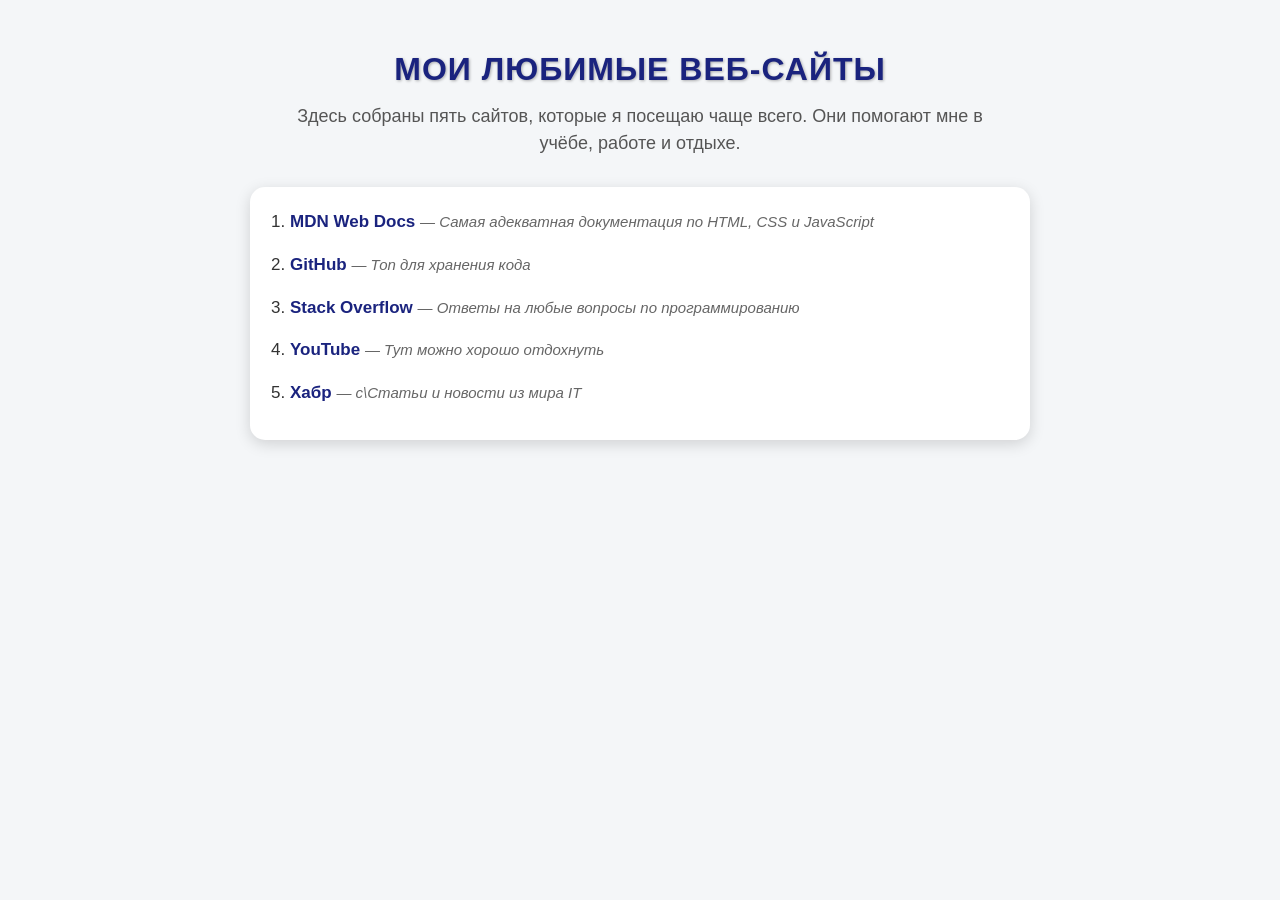
<file: Laba2/index.html>
<!DOCTYPE html>
<html lang="ru">
<head>
    <meta charset="UTF-8">
    <meta name="viewport" content="width=device-width, initial-scale=1.0">
    <title>Мои любимые сайты</title>
    <!-- Подключение внешнего файла стилей -->
    <link rel="stylesheet" href="style.css">
</head>
<body>
    <!-- Главный заголовок страницы -->
    <h1>Мои любимые веб-сайты</h1>

    <!-- Абзац-описание -->
    <p class="intro">
        Здесь собраны пять сайтов, которые я посещаю чаще всего.
        Они помогают мне в учёбе, работе и отдыхе.
    </p>

    <!-- Нумерованный список любимых сайтов -->
    <ol class="site-list">
        <li>
            <a href="https://developer.mozilla.org/ru/" target="_blank">
                MDN Web Docs
            </a>
            <span class="desc">— Самая адекватная документация по HTML, CSS и JavaScript</span>
        </li>
        <li>
            <a href="https://github.com/" target="_blank">
                GitHub
            </a>
            <span class="desc">— Топ для хранения кода</span>
        </li>
        <li>
            <a href="https://stackoverflow.com/" target="_blank">
                Stack Overflow
            </a>
            <span class="desc">— Ответы на любые вопросы по программированию</span>
        </li>
        <li>
            <a href="https://www.youtube.com/" target="_blank">
                YouTube
            </a>
            <span class="desc">— Тут можно хорошо отдохнуть</span>
        </li>
        <li>
            <a href="https://habr.com/ru/" target="_blank">
                Хабр
            </a>
            <span class="desc">— с\Статьи и новости из мира IT</span>
        </li>
    </ol>
</body>
</html>
</file>
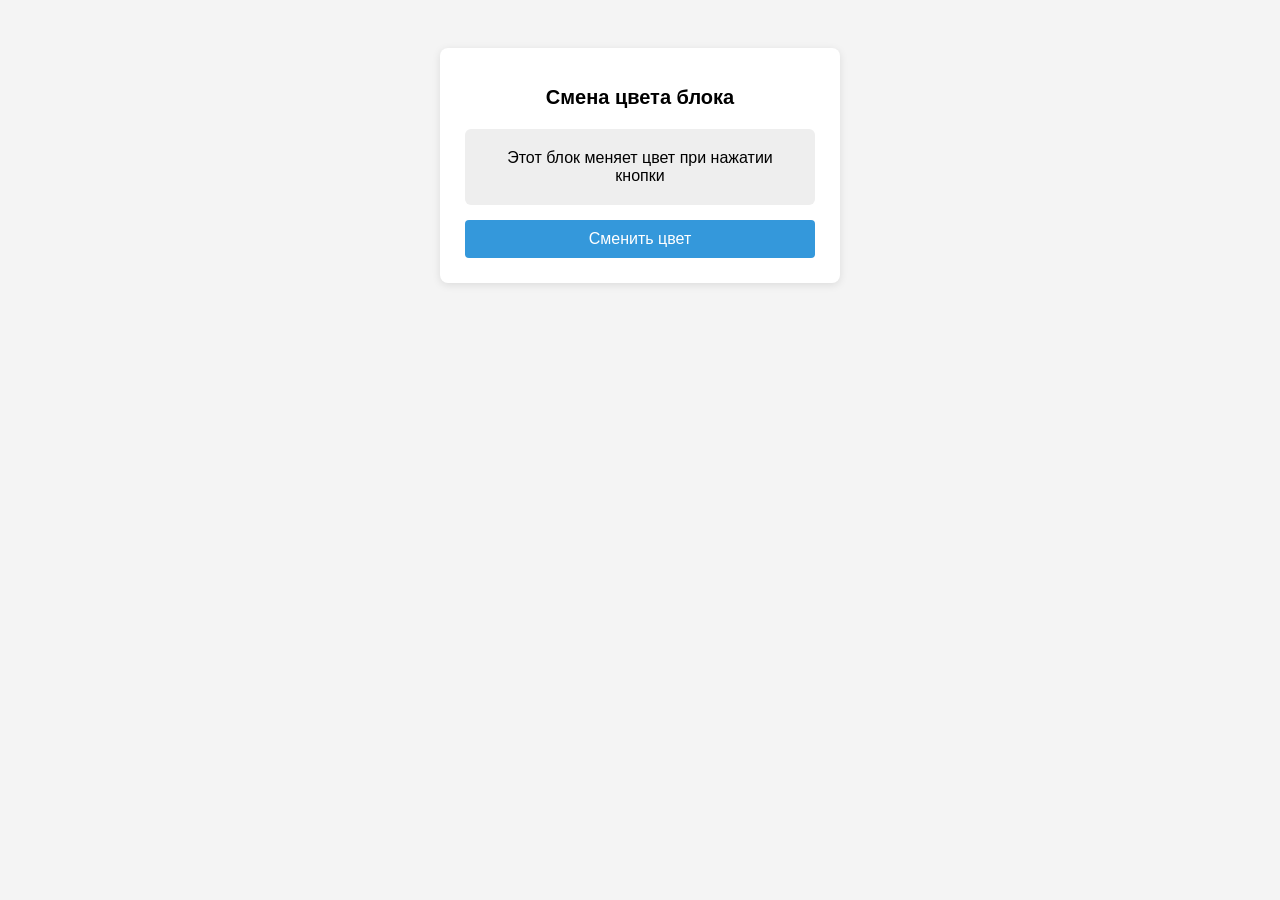
<file: Laba4/index.html>
<!DOCTYPE html>
<html lang="ru">
<head>
    <meta charset="UTF-8">
    <title>Вариант 3 — смена цвета блока</title>
    <style>
        body {
            font-family: Arial, sans-serif;
            background: #f4f4f4;
            display: flex;
            justify-content: center;
            padding: 40px;
        }
        .container {
            background: #fff;
            padding: 25px;
            border-radius: 8px;
            width: 350px;
            box-shadow: 0 2px 8px rgba(0, 0, 0, 0.1);
        }
        h1 {
            font-size: 20px;
            margin-bottom: 20px;
            text-align: center;
        }
        #colorBlock {
            padding: 20px;
            margin-bottom: 15px;
            border-radius: 6px;
            background: #eee;
            color: #000;
            text-align: center;
            font-size: 16px;
            transition: background-color 0.3s, color 0.3s;
        }
        button {
            width: 100%;
            padding: 10px;
            background: #3498db;
            color: #fff;
            border: none;
            border-radius: 4px;
            font-size: 16px;
            cursor: pointer;
        }
        button:hover {
            background: #2980b9;
        }
    </style>
</head>
<body>
    <div class="container">
        <h1>Смена цвета блока</h1>

        <!-- Блок с текстом -->
        <div id="colorBlock">Этот блок меняет цвет при нажатии кнопки</div>

        <!-- Кнопка -->
        <button id="colorBtn">Сменить цвет</button>
    </div>

    <script src="script.js"></script>
</body>
</html>
</file>
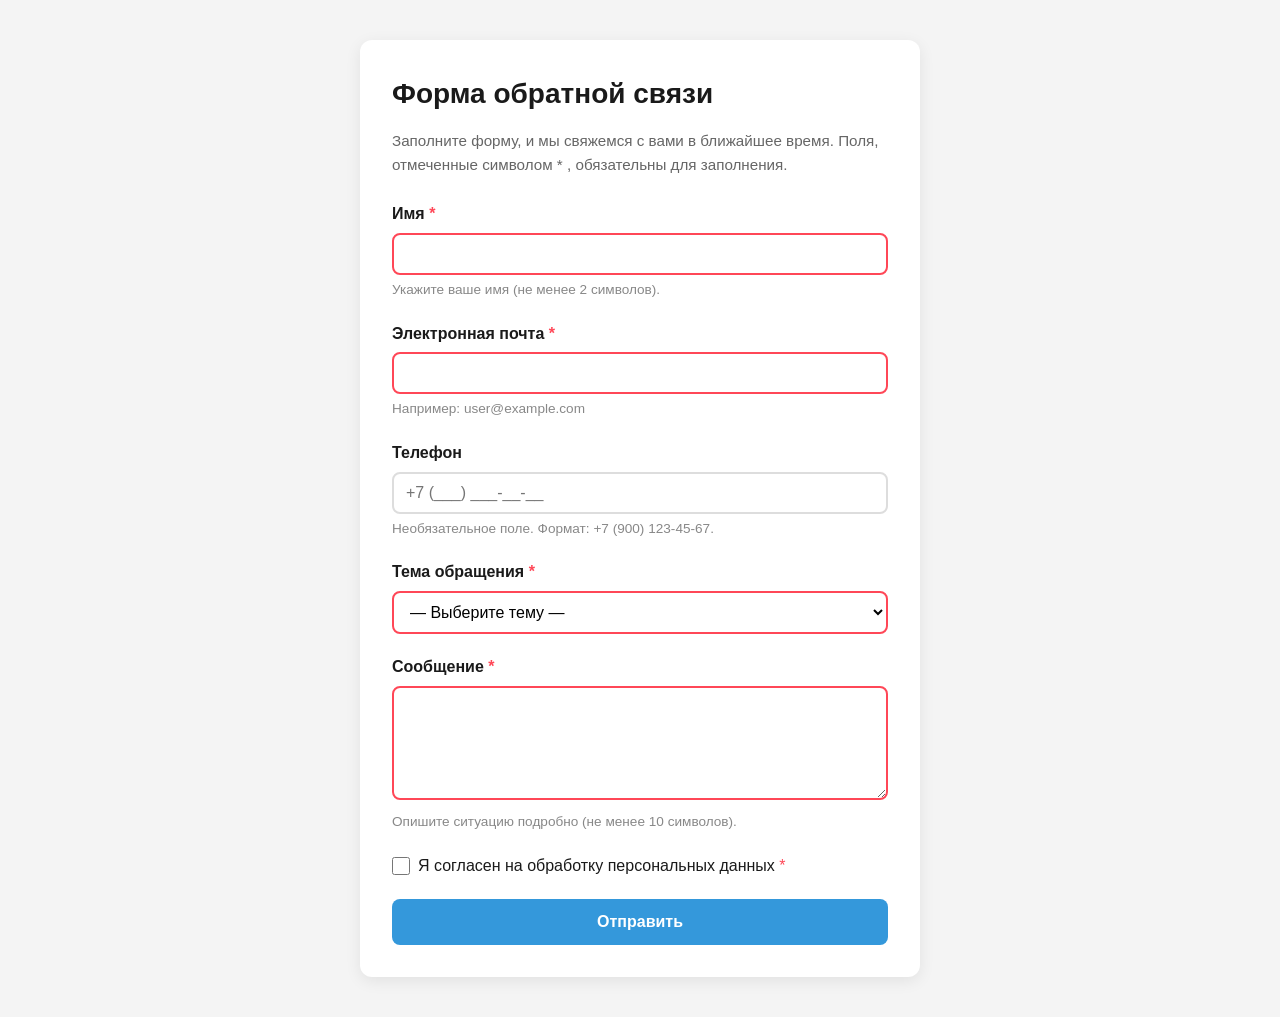
<file: laba5-VAR3/index.html>
<!DOCTYPE html>
<html lang="ru">
<head>
    <meta charset="UTF-8">
    <meta name="viewport" content="width=device-width, initial-scale=1.0">
    <title>Доступная форма обратной связи</title>
    <link rel="stylesheet" href="styles.css">
</head>
<body>
    <main class="feedback">
        <h1 class="feedback__title">Форма обратной связи</h1>
        <p class="feedback__intro">
            Заполните форму, и мы свяжемся с вами в ближайшее время.
            Поля, отмеченные символом <span aria-hidden="true">*</span>
            <span class="visually-hidden">звёздочка</span>, обязательны для заполнения.
        </p>

        <!-- Область для объявлений скринридерам -->
        <div aria-live="polite" class="visually-hidden" id="live-region"></div>

        <form class="feedback__form" id="feedback-form" novalidate>
            <!-- Имя -->
            <div class="form-field">
                <label class="form-field__label" for="name">
                    Имя <span class="form-field__required" aria-hidden="true">*</span>
                </label>
                <input
                    class="form-field__input"
                    type="text"
                    id="name"
                    name="name"
                    autocomplete="name"
                    required
                    aria-required="true"
                    aria-describedby="name-hint name-error"
                >
                <p class="form-field__hint" id="name-hint">Укажите ваше имя (не менее 2 символов).</p>
                <p class="form-field__error" id="name-error" role="alert" hidden></p>
            </div>

            <!-- Email -->
            <div class="form-field">
                <label class="form-field__label" for="email">
                    Электронная почта <span class="form-field__required" aria-hidden="true">*</span>
                </label>
                <input
                    class="form-field__input"
                    type="email"
                    id="email"
                    name="email"
                    autocomplete="email"
                    required
                    aria-required="true"
                    aria-describedby="email-hint email-error"
                >
                <p class="form-field__hint" id="email-hint">Например: user@example.com</p>
                <p class="form-field__error" id="email-error" role="alert" hidden></p>
            </div>

            <!-- Телефон -->
            <div class="form-field">
                <label class="form-field__label" for="phone">Телефон</label>
                <input
                    class="form-field__input"
                    type="tel"
                    id="phone"
                    name="phone"
                    autocomplete="tel"
                    placeholder="+7 (___) ___-__-__"
                    aria-describedby="phone-hint"
                >
                <p class="form-field__hint" id="phone-hint">Необязательное поле. Формат: +7 (900) 123-45-67.</p>
            </div>

            <!-- Тема обращения -->
            <div class="form-field">
                <label class="form-field__label" for="topic">
                    Тема обращения <span class="form-field__required" aria-hidden="true">*</span>
                </label>
                <select
                    class="form-field__input"
                    id="topic"
                    name="topic"
                    required
                    aria-required="true"
                    aria-describedby="topic-error"
                >
                    <option value="">— Выберите тему —</option>
                    <option value="order">Вопрос по заказу</option>
                    <option value="delivery">Доставка</option>
                    <option value="return">Возврат товара</option>
                    <option value="other">Другое</option>
                </select>
                <p class="form-field__error" id="topic-error" role="alert" hidden></p>
            </div>

            <!-- Сообщение -->
            <div class="form-field">
                <label class="form-field__label" for="message">
                    Сообщение <span class="form-field__required" aria-hidden="true">*</span>
                </label>
                <textarea
                    class="form-field__input form-field__input--textarea"
                    id="message"
                    name="message"
                    rows="5"
                    required
                    aria-required="true"
                    aria-describedby="message-hint message-error"
                ></textarea>
                <p class="form-field__hint" id="message-hint">Опишите ситуацию подробно (не менее 10 символов).</p>
                <p class="form-field__error" id="message-error" role="alert" hidden></p>
            </div>

            <!-- Согласие -->
            <div class="form-field form-field--checkbox">
                <input
                    class="form-field__checkbox"
                    type="checkbox"
                    id="consent"
                    name="consent"
                    required
                    aria-required="true"
                    aria-describedby="consent-error"
                >
                <label class="form-field__label form-field__label--checkbox" for="consent">
                    Я согласен на обработку персональных данных
                    <span class="form-field__required" aria-hidden="true">*</span>
                </label>
                <p class="form-field__error" id="consent-error" role="alert" hidden></p>
            </div>

            <button class="button button--primary" type="submit">
                Отправить
            </button>
        </form>
    </main>

    <script src="script.js"></script>
</body>
</html>
</file>
<file: Laba2/style.css>
body {
    font-family: Arial, sans-serif;        /* тип шрифта */
    background-color: #f4f6f8;              /* цвет фона */
    color: #333;                            /* цвет текста */
    margin: 0;
    padding: 30px;
}

/* ===== Заголовок h1 ===== */
h1 {
    text-align: center;                     /* выравнивание по центру */
    text-transform: uppercase;              /* верхний регистр */
    color: #1a237e;                         /* тёмно-синий */
    letter-spacing: 1px;                    /* расстояние между буквами */
    text-shadow: 1px 1px 3px rgba(0, 0, 0, 0.3); /* тень текста */
    margin-bottom: 15px;
}

/* ===== Вступительный абзац ===== */
.intro {
    text-align: center;                     /* центрирование текста */
    font-size: 18px;
    color: #555;
    max-width: 700px;                       /* ограничение ширины */
    margin: 0 auto 30px;                    /* горизонтальное центрирование */
    line-height: 1.5;                       /* межстрочный интервал */
}

/* ===== Список сайтов ===== */
.site-list {
    max-width: 700px;
    margin: 0 auto;                         /* центрирование блока */
    padding: 20px 40px;
    background-color: #ffffff;              /* белый фон */
    border-radius: 15px;                    /* скругление углов */
    box-shadow: 0 4px 15px rgba(0, 0, 0, 0.15); /* тень блока */
    line-height: 1.8;
}

/* ===== Пункты списка ===== */
.site-list li {
    margin-bottom: 12px;                    /* отступ между пунктами */
    font-size: 17px;
}

/* ===== Ссылки ===== */
.site-list a {
    color: #1a237e;                         /* цвет ссылки */
    text-decoration: none;                  /* убираем подчёркивание */
    font-weight: bold;
    transition: color 0.3s;                 /* плавная смена цвета */
}

/* ===== Псевдокласс :hover — при наведении ===== */
.site-list a:hover {
    color: #e53935;                         /* красный при наведении */
    text-decoration: underline;             /* подчёркивание при наведении */
}

/* ===== Описание сайта ===== */
.desc {
    color: #666;
    font-size: 15px;
    font-style: italic;
}
</file>
<file: laba5-VAR3/styles.css>
/* ===== Базовые стили ===== */
* {
    box-sizing: border-box;
    margin: 0;
    padding: 0;
}

body {
    font-family: 'Segoe UI', Arial, sans-serif;
    background: #f4f4f4;
    color: #333;
    line-height: 1.6;
    padding: 40px 20px;
}

/* ===== Утилита: визуальное скрытие ===== */
.visually-hidden {
    position: absolute;
    width: 1px;
    height: 1px;
    margin: -1px;
    padding: 0;
    overflow: hidden;
    clip: rect(0, 0, 0, 0);
    white-space: nowrap;
    border: 0;
}

/* ===== Блок: feedback ===== */
.feedback {
    max-width: 560px;
    margin: 0 auto;
    background: #fff;
    padding: 32px;
    border-radius: 12px;
    box-shadow: 0 4px 16px rgba(0, 0, 0, 0.08);
}

.feedback__title {
    font-size: 1.75rem;
    margin-bottom: 12px;
    color: #1a1a1a;
}

.feedback__intro {
    font-size: 0.95rem;
    color: #666;
    margin-bottom: 24px;
}

/* ===== Блок: form-field ===== */
.form-field {
    margin-bottom: 20px;
}

.form-field__label {
    display: block;
    font-weight: 600;
    margin-bottom: 6px;
    color: #1a1a1a;
}

.form-field__required {
    color: #ff4757;
}

.form-field__input {
    width: 100%;
    padding: 10px 12px;
    font-size: 1rem;
    font-family: inherit;
    border: 2px solid #ddd;
    border-radius: 8px;
    background: #fff;
    transition: border-color 0.3s ease, box-shadow 0.3s ease;
}

.form-field__input:hover {
    border-color: #bbb;
}

.form-field__input:focus {
    outline: none;
    border-color: #3498db;
    box-shadow: 0 0 0 3px rgba(52, 152, 219, 0.25);
}

/* Псевдоклассы валидации */
.form-field__input:valid:not(:placeholder-shown) {
    border-color: #2ed573;
}

.form-field__input:invalid:not(:placeholder-shown):not(:focus) {
    border-color: #ff4757;
}

.form-field__input--textarea {
    resize: vertical;
    min-height: 100px;
}

.form-field__hint {
    font-size: 0.85rem;
    color: #888;
    margin-top: 4px;
}

.form-field__error {
    font-size: 0.85rem;
    color: #ff4757;
    font-weight: 600;
    margin-top: 4px;
}

.form-field__error::before {
    content: '⚠ ';
}

/* Чекбокс */
.form-field--checkbox {
    display: flex;
    flex-wrap: wrap;
    align-items: flex-start;
    gap: 8px;
}

.form-field__checkbox {
    width: 18px;
    height: 18px;
    margin-top: 4px;
    accent-color: #3498db;
}

.form-field__checkbox:focus-visible {
    outline: 3px solid #ffa502;
    outline-offset: 2px;
}

.form-field__label--checkbox {
    font-weight: 400;
    margin-bottom: 0;
    flex: 1;
}

.form-field--checkbox .form-field__error {
    flex-basis: 100%;
}

/* ===== Блок: button ===== */
.button {
    display: inline-flex;
    align-items: center;
    justify-content: center;
    padding: 12px 24px;
    border: 2px solid transparent;
    border-radius: 8px;
    font-size: 1rem;
    font-weight: 600;
    cursor: pointer;
    transition: background-color 0.3s ease, transform 0.2s ease;
}

.button--primary {
    background: #3498db;
    color: #fff;
    width: 100%;
}

.button--primary:hover {
    background: #2980b9;
}

.button--primary:active {
    transform: scale(0.98);
}

.button--primary:focus-visible {
    outline: 3px solid #ffa502;
    outline-offset: 2px;
}
</file>
